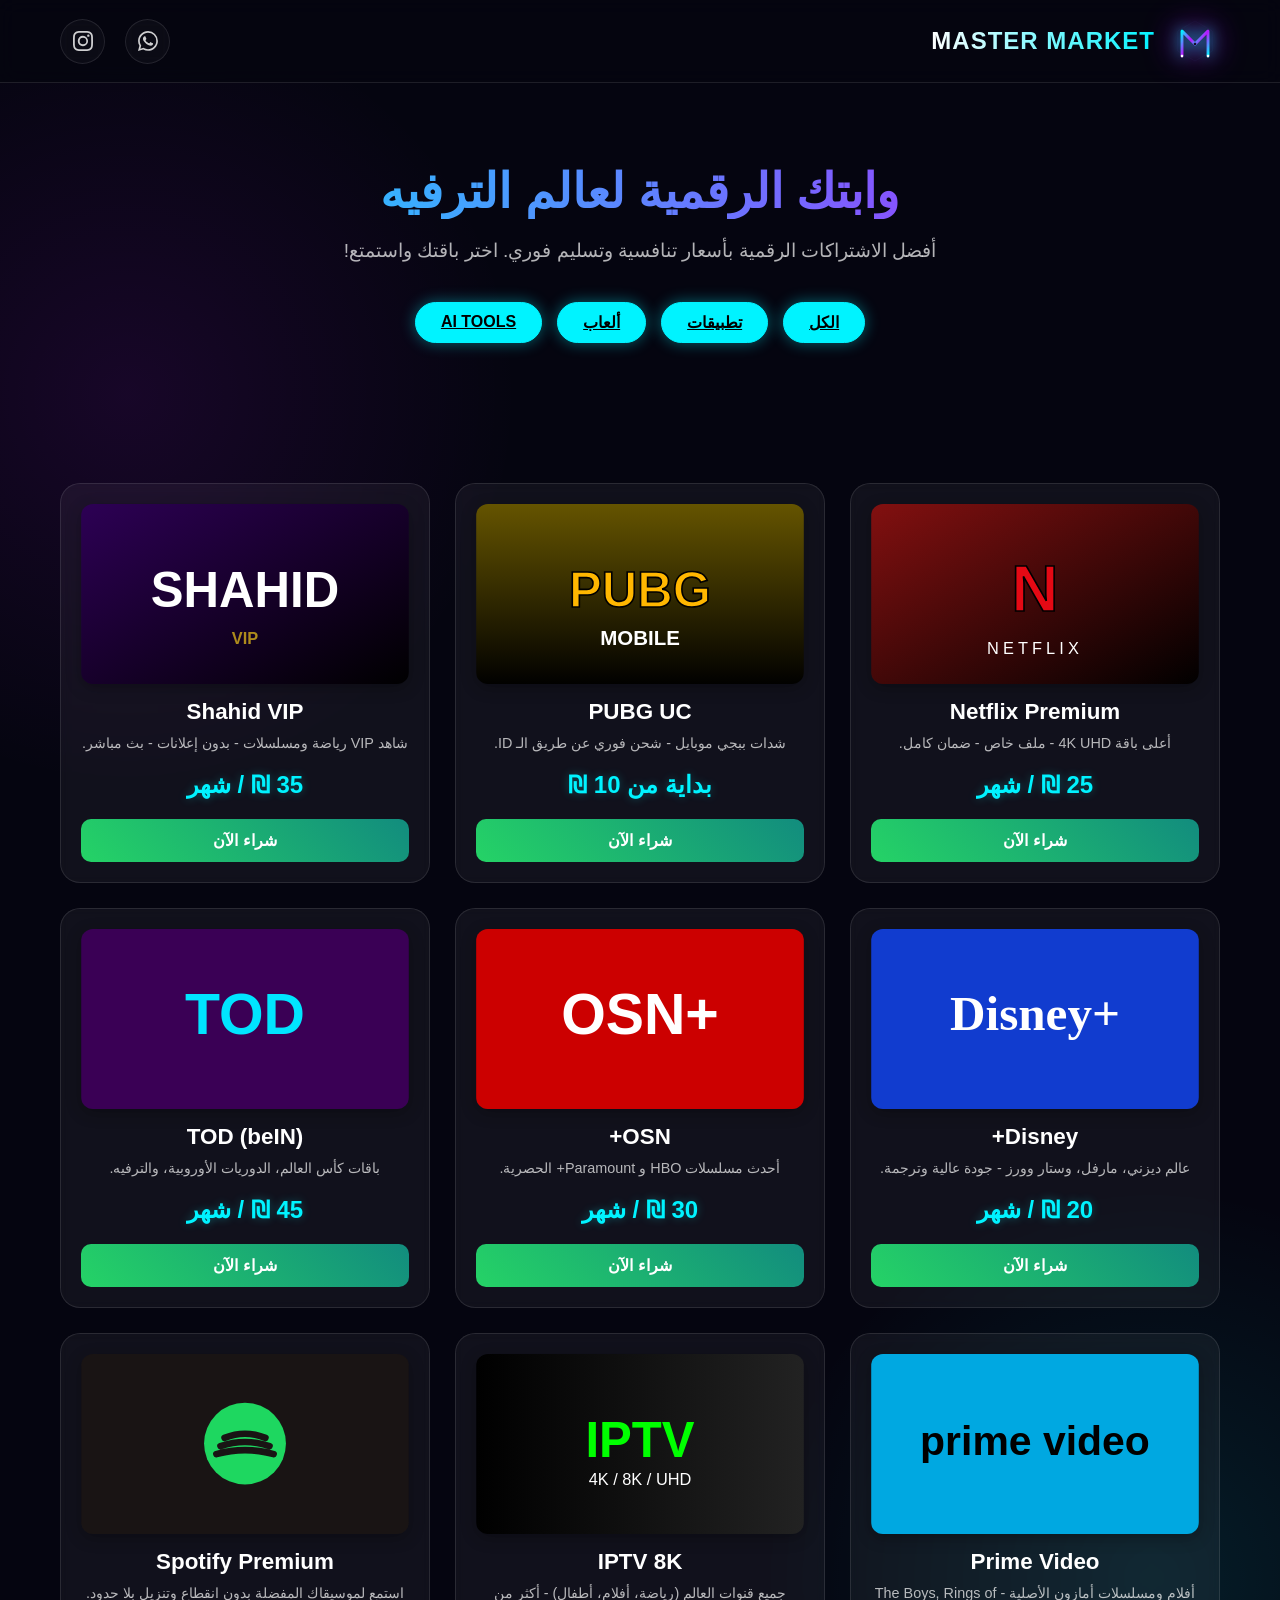
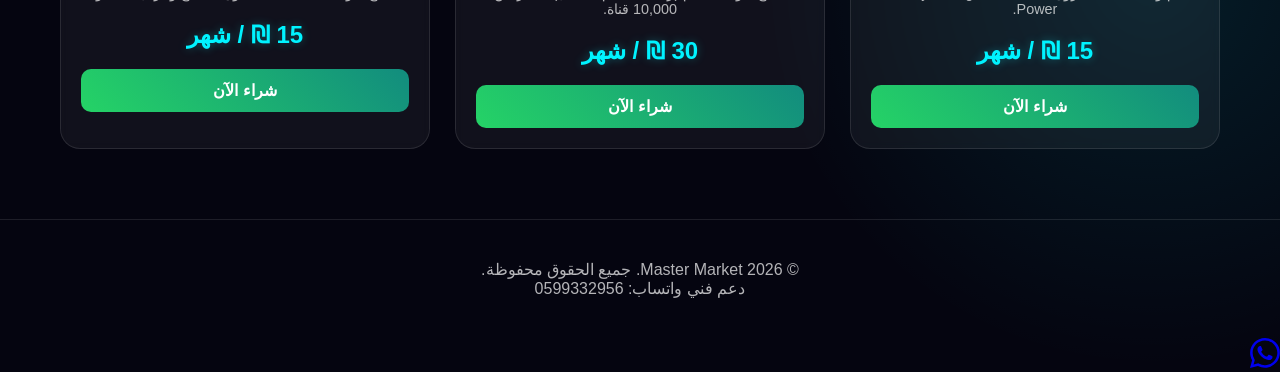
<file: master-market/index.html>
<!DOCTYPE html>
<html lang="ar" dir="rtl">

<head>
    <meta charset="UTF-8">
    <meta name="viewport" content="width=device-width, initial-scale=1.0">
    <title>Master Market - المتجر الرقمي</title>
    <link rel="stylesheet" href="style.css">
</head>

<body>

    <!-- Header -->
    <header>
        <div class="navbar">
            <div class="logo-container">
                <img src="assets/logo.svg" alt="Master Market" class="logo">
                <span class="brand-name">MASTER MARKET</span>
            </div>
            <div class="social-links">
                <a href="https://wa.me/970599332956" target="_blank" class="social-icon whatsapp" title="WhatsApp">
                    <svg width="20" height="20" fill="currentColor" viewBox="0 0 16 16">
                        <path
                            d="M13.601 2.326A7.854 7.854 0 0 0 7.994 0C3.627 0 .068 3.558.064 7.926c0 1.399.366 2.76 1.057 3.965L0 16l4.204-1.102a7.933 7.933 0 0 0 3.79.965h.004c4.368 0 7.926-3.558 7.93-7.93A7.898 7.898 0 0 0 13.6 2.326zM7.994 14.521a6.573 6.573 0 0 1-3.356-.92l-.24-.144-2.494.654.666-2.433-.156-.251a6.56 6.56 0 0 1-1.007-3.505c0-3.626 2.957-6.584 6.591-6.584a6.56 6.56 0 0 1 4.66 1.931 6.557 6.557 0 0 1 1.928 4.66c-.004 3.639-2.961 6.592-6.592 6.592zm3.615-4.934c-.197-.099-1.17-.578-1.353-.646-.182-.065-.315-.099-.445.099-.133.197-.513.646-.627.775-.114.133-.232.148-.43.05-.197-.1-.836-.308-1.592-.985-.59-.525-.985-1.175-1.103-1.372-.114-.198-.011-.304.088-.403.087-.088.197-.232.296-.346.1-.114.133-.198.198-.33.065-.134.034-.248-.015-.347-.05-.099-.445-1.076-.612-1.47-.16-.389-.323-.335-.445-.34-.114-.007-.247-.007-.38-.007a.729.729 0 0 0-.529.247c-.182.198-.691.677-.691 1.654 0 .977.71 1.916.81 2.049.098.133 1.394 2.132 3.383 2.992.47.205.84.326 1.129.418.475.152.904.129 1.246.08.38-.058 1.171-.48 1.338-.943.164-.464.164-.86.114-.943-.049-.084-.182-.133-.38-.232z" />
                    </svg>
                </a>
                <a href="https://www.instagram.com/master_market13?igsh=YWJsd3ZtMHVrbmFy&utm_source=qr" target="_blank"
                    class="social-icon instagram" title="Instagram">
                    <svg width="20" height="20" fill="currentColor" viewBox="0 0 16 16">
                        <path
                            d="M8 0C5.829 0 5.556.01 4.703.048 3.85.088 3.269.222 2.76.42a3.917 3.917 0 0 0-1.417.923A3.927 3.927 0 0 0 .42 2.76C.222 3.268.087 3.85.048 4.7.01 5.555 0 5.827 0 8.001c0 2.172.01 2.444.048 3.297.04.852.174 1.433.372 1.942.205.526.478.972.923 1.417.444.445.89.719 1.416.923.51.198 1.09.333 1.942.372C5.555 15.99 5.827 16 8 16s2.444-.01 3.298-.048c.851-.04 1.434-.174 1.943-.372a3.916 3.916 0 0 0 1.416-.923c.445-.445.718-.891.923-1.417.197-.509.332-1.09.372-1.942C15.99 10.445 16 10.173 16 8s-.01-2.445-.048-3.299c-.04-.851-.175-1.433-.372-1.941a3.926 3.926 0 0 0-.923-1.417A3.911 3.911 0 0 0 13.24.42c-.51-.198-1.092-.333-1.943-.372C10.443.01 10.172 0 7.998 0h.003zm-.717 1.442h.718c2.136 0 2.389.007 3.232.046.78.035 1.204.166 1.486.275.373.145.64.319.92.599.28.28.453.546.598.92.11.281.24.705.275 1.485.039.843.047 1.096.047 3.231s-.008 2.389-.047 3.232c-.035.78-.166 1.203-.275 1.485a2.47 2.47 0 0 1-.599.919c-.28.28-.546.453-.92.598-.281.11-.705.24-1.485.276-.843.038-1.096.047-3.232.047s-2.39-.009-3.232-.047c-.78-.036-1.203-.166-1.485-.276a2.478 2.478 0 0 1-.92-.598 2.48 2.48 0 0 1-.6-.92c-.109-.281-.24-.705-.275-1.485-.038-.843-.046-1.096-.046-3.233 0-2.136.008-2.388.046-3.231.036-.78.166-1.204.276-1.486.145-.373.319-.64.599-.92.28-.28.546-.453.92-.598.282-.11.705-.24 1.485-.276.738-.034 1.024-.044 2.515-.045v.002zm4.988 1.328a.96.96 0 1 0 0 1.92.96.96 0 0 0 0-1.92zm-4.27 1.122a4.109 4.109 0 1 0 0 8.217 4.109 4.109 0 0 0 0-8.217zm0 1.441a2.667 2.667 0 1 1 0 5.334 2.667 2.667 0 0 1 0-5.334z" />
                    </svg>
                </a>
            </div>
        </div>
    </header>

    <!-- Hero Section -->
    <section class="hero">
        <h1>وابتك الرقمية لعالم الترفيه</h1>
        <p>أفضل الاشتراكات الرقمية بأسعار تنافسية وتسليم فوري. اختر باقتك واستمتع!</p>

        <div class="filters">
            <a href="index.html" class="filter-btn active">الكل</a>
            <a href="apps.html" class="filter-btn">تطبيقات</a>
            <a href="games.html" class="filter-btn">ألعاب</a>
            <a href="ai.html" class="filter-btn">AI TOOLS</a>
        </div>
    </section>

    <!-- Products Grid -->
    <div class="container">
        <div class="product-grid">

            <!-- Netflix Card -->
            <div class="product-card card-netflix">
                <img src="assets/netflix.svg" alt="Netflix Premium" class="product-image">
                <h3 class="product-title">Netflix Premium</h3>
                <p class="product-desc">أعلى باقة 4K UHD - ملف خاص - ضمان كامل.</p>
                <span class="price-tag">25 ₪ / شهر</span>
                <a href="https://wa.me/970599332956?text=مرحباً، أريد شراء اشتراك Netflix Premium" class="btn-buy"
                    target="_blank">
                    <span>شراء الآن</span>
                </a>
            </div>

            <!-- PUBG UC (Game) -->
            <div class="product-card card-pubg">
                <img src="assets/pubg.svg" alt="PUBG UC" class="product-image">
                <h3 class="product-title">PUBG UC</h3>
                <p class="product-desc">شدات ببجي موبايل - شحن فوري عن طريق الـ ID.</p>
                <span class="price-tag">بداية من 10 ₪</span>
                <a href="https://wa.me/970599332956?text=مرحباً، أريد شراء شدات PUBG" class="btn-buy" target="_blank">
                    <span>شراء الآن</span>
                </a>
            </div>

            <!-- Shahid VIP -->
            <div class="product-card card-shahid">
                <img src="assets/shahid.svg" alt="Shahid VIP" class="product-image">
                <h3 class="product-title">Shahid VIP</h3>
                <p class="product-desc">شاهد VIP رياضة ومسلسلات - بدون إعلانات - بث مباشر.</p>
                <span class="price-tag">35 ₪ / شهر</span>
                <a href="https://wa.me/970599332956?text=مرحباً، أريد شراء اشتراك Shahid VIP" class="btn-buy"
                    target="_blank">
                    <span>شراء الآن</span>
                </a>
            </div>

            <!-- Disney+ -->
            <div class="product-card card-disney">
                <img src="assets/disney.svg" alt="Disney+" class="product-image">
                <h3 class="product-title">Disney+</h3>
                <p class="product-desc">عالم ديزني، مارفل، وستار وورز - جودة عالية وترجمة.</p>
                <span class="price-tag">20 ₪ / شهر</span>
                <a href="https://wa.me/970599332956?text=مرحباً، أريد شراء اشتراك Disney+" class="btn-buy"
                    target="_blank">
                    <span>شراء الآن</span>
                </a>
            </div>

            <!-- OSN+ -->
            <div class="product-card card-osn">
                <img src="assets/osn.svg" alt="OSN+" class="product-image">
                <h3 class="product-title">OSN+</h3>
                <p class="product-desc">أحدث مسلسلات HBO و Paramount+ الحصرية.</p>
                <span class="price-tag">30 ₪ / شهر</span>
                <a href="https://wa.me/970599332956?text=مرحباً، أريد شراء اشتراك OSN+" class="btn-buy" target="_blank">
                    <span>شراء الآن</span>
                </a>
            </div>

            <!-- TOD -->
            <div class="product-card card-tod">
                <img src="assets/tod.svg" alt="TOD" class="product-image">
                <h3 class="product-title">TOD (beIN)</h3>
                <p class="product-desc">باقات كأس العالم، الدوريات الأوروبية، والترفيه.</p>
                <span class="price-tag">45 ₪ / شهر</span>
                <a href="https://wa.me/970599332956?text=مرحباً، أريد شراء اشتراك TOD" class="btn-buy" target="_blank">
                    <span>شراء الآن</span>
                </a>
            </div>

            <!-- Amazon Prime -->
            <div class="product-card card-prime">
                <img src="assets/prime.svg" alt="Prime Video" class="product-image">
                <h3 class="product-title">Prime Video</h3>
                <p class="product-desc">أفلام ومسلسلات أمازون الأصلية - The Boys, Rings of Power.</p>
                <span class="price-tag">15 ₪ / شهر</span>
                <a href="https://wa.me/970599332956?text=مرحباً، أريد شراء اشتراك Prime Video" class="btn-buy"
                    target="_blank">
                    <span>شراء الآن</span>
                </a>
            </div>

            <!-- IPTV -->
            <div class="product-card card-iptv">
                <img src="assets/iptv.svg" alt="IPTV" class="product-image">
                <h3 class="product-title">IPTV 8K</h3>
                <p class="product-desc">جميع قنوات العالم (رياضة، أفلام، أطفال) - أكثر من 10,000 قناة.</p>
                <span class="price-tag">30 ₪ / شهر</span>
                <a href="https://wa.me/970599332956?text=مرحباً، أريد شراء اشتراك IPTV" class="btn-buy" target="_blank">
                    <span>شراء الآن</span>
                </a>
            </div>

            <!-- Spotify -->
            <div class="product-card card-spotify">
                <img src="assets/spotify.svg" alt="Spotify" class="product-image">
                <h3 class="product-title">Spotify Premium</h3>
                <p class="product-desc">استمع لموسيقاك المفضلة بدون انقطاع وتنزيل بلا حدود.</p>
                <span class="price-tag">15 ₪ / شهر</span>
                <a href="https://wa.me/970599332956?text=مرحباً، أريد شراء اشتراك Spotify" class="btn-buy"
                    target="_blank">
                    <span>شراء الآن</span>
                </a>
            </div>

        </div>
    </div>

    <!-- Footer -->
    <footer>
        &copy; 2026 Master Market. جميع الحقوق محفوظة. <br>
        دعم فني واتساب: 0599332956
    </footer>

    <!-- Floating WhatsApp Button -->
    <a href="https://wa.me/970599332956" class="whatsapp-float" target="_blank" title="تواصل معنا واتساب">
        <svg width="30" height="30" fill="currentColor" viewBox="0 0 16 16">
            <path
                d="M13.601 2.326A7.854 7.854 0 0 0 7.994 0C3.627 0 .068 3.558.064 7.926c0 1.399.366 2.76 1.057 3.965L0 16l4.204-1.102a7.933 7.933 0 0 0 3.79.965h.004c4.368 0 7.926-3.558 7.93-7.93A7.898 7.898 0 0 0 13.6 2.326zM7.994 14.521a6.573 6.573 0 0 1-3.356-.92l-.24-.144-2.494.654.666-2.433-.156-.251a6.56 6.56 0 0 1-1.007-3.505c0-3.626 2.957-6.584 6.591-6.584a6.56 6.56 0 0 1 4.66 1.931 6.557 6.557 0 0 1 1.928 4.66c-.004 3.639-2.961 6.592-6.592 6.592zm3.615-4.934c-.197-.099-1.17-.578-1.353-.646-.182-.065-.315-.099-.445.099-.133.197-.513.646-.627.775-.114.133-.232.148-.43.05-.197-.1-.836-.308-1.592-.985-.59-.525-.985-1.175-1.103-1.372-.114-.198-.011-.304.088-.403.087-.088.197-.232.296-.346.1-.114.133-.198.198-.33.065-.134.034-.248-.015-.347-.05-.099-.445-1.076-.612-1.47-.16-.389-.323-.335-.445-.34-.114-.007-.247-.007-.38-.007a.729.729 0 0 0-.529.247c-.182.198-.691.677-.691 1.654 0 .977.71 1.916.81 2.049.098.133 1.394 2.132 3.383 2.992.47.205.84.326 1.129.418.475.152.904.129 1.246.08.38-.058 1.171-.48 1.338-.943.164-.464.164-.86.114-.943-.049-.084-.182-.133-.38-.232z" />
        </svg>
    </a>

    <script>
        // Scroll Reveal Script
        window.addEventListener('scroll', reveal);
        function reveal() {
            var reveals = document.querySelectorAll('.product-card, .hero h1, .hero p, .filter-btn');
            for (var i = 0; i < reveals.length; i++) {
                var windowheight = window.innerHeight;
                var revealtop = reveals[i].getBoundingClientRect().top;
                var revealpoint = 50;

                if (revealtop < windowheight - revealpoint) {
                    reveals[i].classList.add('active', 'reveal');
                } else {
                    // Optional: remove to re-animate on scroll up
                    // reveals[i].classList.remove('active'); 
                }
            }
        }
        // Trigger once on load
        reveal();
    </script>
</body>

</html>
</file>
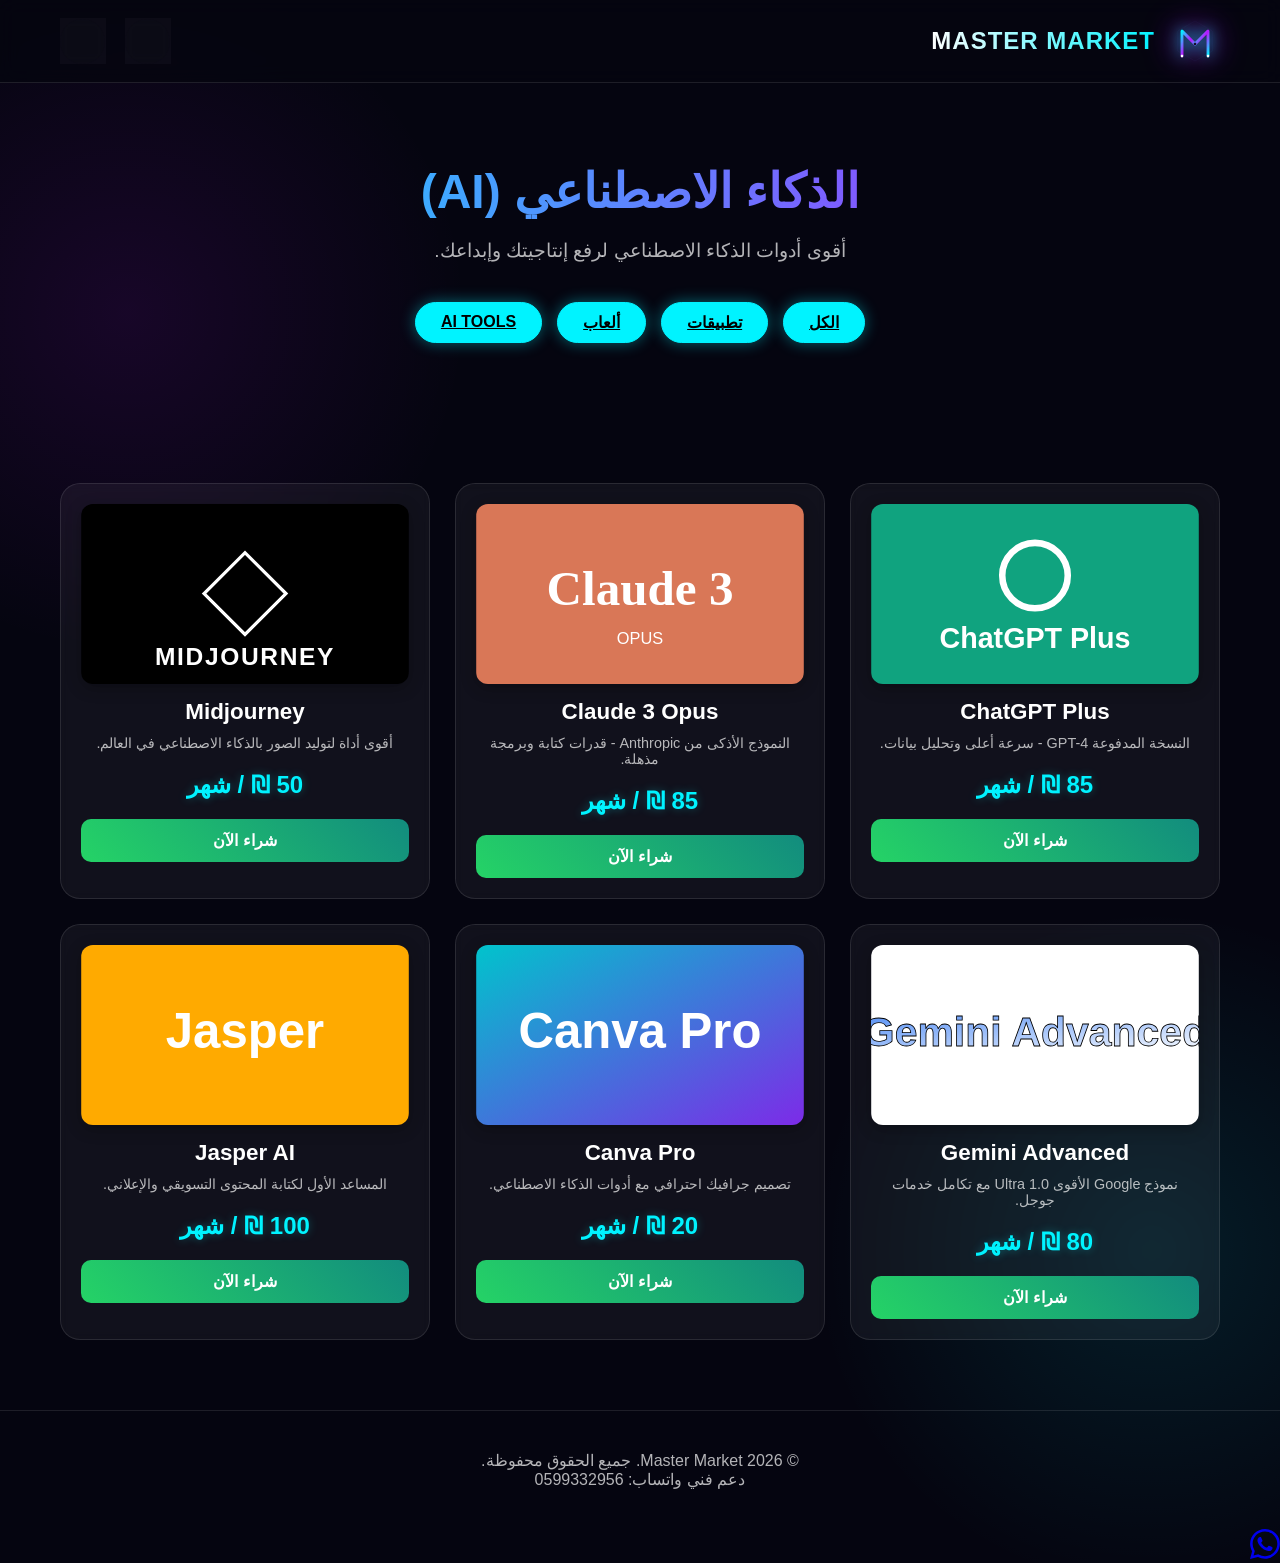
<file: master-market/ai.html>
<!DOCTYPE html>
<html lang="ar" dir="rtl">

<head>
    <meta charset="UTF-8">
    <meta name="viewport" content="width=device-width, initial-scale=1.0">
    <title>Master Market - أدوات الذكاء الاصطناعي</title>
    <link rel="stylesheet" href="style.css">
</head>

<body>

    <!-- Header -->
    <header>
        <div class="navbar">
            <div class="logo-container">
                <img src="assets/logo.svg" alt="Master Market" class="logo">
                <span class="brand-name">MASTER MARKET</span>
            </div>
            <div class="social-links">
                <a href="https://wa.me/970599332956" target="_blank" class="social-icon whatsapp" title="WhatsApp">
                    <svg width="20" height="20" fill="currentColor" viewBox="0 0 16 16">
                        <path
                            d="M13.601 2.326A7.854 7.854 0 0 0 7.994 0C3.627 0 .068 3.558.064 7.926c0 1.399.366 2.76 1.057 3.965L0 16l4.204-1.102a7.933 7.933 0 0 0 3.79.965h.004c4.368 0 7.926-3.558 7.93-7.93A7.898 7.898 0 0 0 13.6 2.326zM7.994 14.521a6.573 6.573 0 0 1-3.356-.92l-.24-.144-2.494.654.666-2.433-.156-.251a6.56 6.56 0 0 1-1.007-3.505c0-3.626 2.957-6.584 6.591-6.584a6.56 6.56 0 0 1 4.66 1.931 6.557 6.557 0 0 1 1.928 4.66c-.004 3.639-2.961 6.592-6.592 6.592zm3.615-4.934c-.197-.099-1.17-.578-1.353-.646-.182-.065-.315-.099-.445.099-.133.197-.513.646-.627.775-.114.133-.232.148-.43.05-.197-.1-.836-.308-1.592-.985-.59-.525-.985-1.175-1.103-1.372-.114-.198-.011-.304.088-.403.087-.088.197-.232.296-.346.1-.114.133-.198.198-.33.065-.134.034-.248-.015-.347-.05-.099-.445-1.076-.612-1.47-.16-.389-.323-.335-.445-.34-.114-.007-.247-.007-.38-.007a.729.729 0 0 0-.529.247c-.182.198-.691.677-.691 1.654 0 .977.71 1.916.81 2.049.098.133 1.394 2.132 3.383 2.992.47.205.84.326 1.129.418.475.152.904.129 1.246.08.38-.058 1.171-.48 1.338-.943.164-.464.164-.86.114-.943-.049-.084-.182-.133-.38-.232z" />
                    </svg>
                </a>
                <a href="https://www.instagram.com/master_market13?igsh=YWJsd3ZtMHVrbmFy&utm_source=qr" target="_blank"
                    class="social-icon instagram" title="Instagram">
                    <svg width="20" height="20" fill="currentColor" viewBox="0 0 16 16">
                        <path
                            d="M8 0C5.829 0 5.556.01 4.703.048 3.85.088 3.269.222 2.76.42a3.917 3.917 0 0 0-1.417.923A3.927 3.927 0 0 0 .42 2.76C.222 3.268.087 3.85.048 4.7.01 5.555 0 5.827 0 8.001c0 2.172.01 2.444.048 3.297.04.852.174 1.433.372 1.942.205.526.478.972.923 1.417.444.445.89.719 1.416.923.51.198 1.09.333 1.942.372C5.555 15.99 5.827 16 8 16s2.444-.01 3.298-.048c.851-.04 1.434-.174 1.943-.372a3.916 3.916 0 0 0 1.416-.923c.445-.445.718-.891.923-1.417.197-.509.332-1.09.372-1.942C15.99 10.445 16 10.173 16 8s-.01-2.445-.048-3.299c-.04-.851-.175-1.433-.372-1.941a3.926 3.926 0 0 0-.923-1.417A3.911 3.911 0 0 0 13.24.42c-.51-.198-1.092-.333-1.943-.372C10.443.01 10.172 0 7.998 0h.003zm-.717 1.442h.718c2.136 0 2.389.007 3.232.046.78.035 1.204.166 1.486.275.373.145.64.319.92.599.28.28.453.546.598.92.11.281.24.705.275 1.485.039.843.047 1.096.047 3.231s-.008 2.389-.047 3.232c-.035.78-.166 1.203-.275 1.485a2.47 2.47 0 0 1-.599.919c-.28.28-.546.453-.92.598-.281.11-.705.24-1.485.276-.843.038-1.096.047-3.232.047s-2.39-.009-3.232-.047c-.78-.036-1.203-.166-1.485-.276a2.478 2.478 0 0 1-.92-.598 2.48 2.48 0 0 1-.6-.92c-.109-.281-.24-.705-.275-1.485-.038-.843-.046-1.096-.046-3.233 0-2.136.008-2.388.046-3.231.036-.78.166-1.204.276-1.486.145-.373.319-.64.599-.92.28-.28.546-.453.92-.598.282-.11.705-.24 1.485-.276.738-.034 1.024-.044 2.515-.045v.002zm4.988 1.328a.96.96 0 1 0 0 1.92.96.96 0 0 0 0-1.92zm-4.27 1.122a4.109 4.109 0 1 0 0 8.217 4.109 4.109 0 0 0 0-8.217zm0 1.441a2.667 2.667 0 1 1 0 5.334 2.667 2.667 0 0 1 0-5.334z" />
                    </svg>
                </a>
            </div>
        </div>
    </header>

    <!-- Hero Section -->
    <section class="hero">
        <h1>الذكاء الاصطناعي (AI)</h1>
        <p>أقوى أدوات الذكاء الاصطناعي لرفع إنتاجيتك وإبداعك.</p>

        <div class="filters">
            <a href="index.html" class="filter-btn">الكل</a>
            <a href="apps.html" class="filter-btn">تطبيقات</a>
            <a href="games.html" class="filter-btn">ألعاب</a>
            <a href="ai.html" class="filter-btn active">AI TOOLS</a>
        </div>
    </section>

    <!-- Products Grid -->
    <div class="container">
        <div class="product-grid">

            <!-- ChatGPT -->
            <div class="product-card">
                <img src="assets/chatgpt.svg" alt="ChatGPT Plus" class="product-image">
                <h3 class="product-title">ChatGPT Plus</h3>
                <p class="product-desc">النسخة المدفوعة GPT-4 - سرعة أعلى وتحليل بيانات.</p>
                <span class="price-tag">85 ₪ / شهر</span>
                <a href="https://wa.me/970599332956?text=مرحباً، أريد شراء اشتراك ChatGPT Plus" class="btn-buy"
                    target="_blank">
                    <span>شراء الآن</span>
                </a>
            </div>

            <!-- Claude -->
            <div class="product-card">
                <img src="assets/claude.svg" alt="Claude 3 Opus" class="product-image">
                <h3 class="product-title">Claude 3 Opus</h3>
                <p class="product-desc">النموذج الأذكى من Anthropic - قدرات كتابة وبرمجة مذهلة.</p>
                <span class="price-tag">85 ₪ / شهر</span>
                <a href="https://wa.me/970599332956?text=مرحباً، أريد شراء اشتراك Claude Opus" class="btn-buy"
                    target="_blank">
                    <span>شراء الآن</span>
                </a>
            </div>

            <!-- Midjourney -->
            <div class="product-card">
                <img src="assets/midjourney.svg" alt="Midjourney" class="product-image">
                <h3 class="product-title">Midjourney</h3>
                <p class="product-desc">أقوى أداة لتوليد الصور بالذكاء الاصطناعي في العالم.</p>
                <span class="price-tag">50 ₪ / شهر</span>
                <a href="https://wa.me/970599332956?text=مرحباً، أريد شراء اشتراك Midjourney" class="btn-buy"
                    target="_blank">
                    <span>شراء الآن</span>
                </a>
            </div>

            <!-- Gemini Advanced -->
            <div class="product-card">
                <img src="assets/gemini.svg" alt="Gemini Advanced" class="product-image">
                <h3 class="product-title">Gemini Advanced</h3>
                <p class="product-desc">نموذج Google الأقوى Ultra 1.0 مع تكامل خدمات جوجل.</p>
                <span class="price-tag">80 ₪ / شهر</span>
                <a href="https://wa.me/970599332956?text=مرحباً، أريد شراء اشتراك Gemini Advanced" class="btn-buy"
                    target="_blank">
                    <span>شراء الآن</span>
                </a>
            </div>

            <!-- Canva Pro -->
            <div class="product-card">
                <img src="assets/canva.svg" alt="Canva Pro" class="product-image">
                <h3 class="product-title">Canva Pro</h3>
                <p class="product-desc">تصميم جرافيك احترافي مع أدوات الذكاء الاصطناعي.</p>
                <span class="price-tag">20 ₪ / شهر</span>
                <a href="https://wa.me/970599332956?text=مرحباً، أريد شراء اشتراك Canva Pro" class="btn-buy"
                    target="_blank">
                    <span>شراء الآن</span>
                </a>
            </div>

            <!-- Jasper -->
            <div class="product-card">
                <img src="assets/jasper.svg" alt="Jasper AI" class="product-image">
                <h3 class="product-title">Jasper AI</h3>
                <p class="product-desc">المساعد الأول لكتابة المحتوى التسويقي والإعلاني.</p>
                <span class="price-tag">100 ₪ / شهر</span>
                <a href="https://wa.me/970599332956?text=مرحباً، أريد شراء اشتراك Jasper AI" class="btn-buy"
                    target="_blank">
                    <span>شراء الآن</span>
                </a>
            </div>

        </div>
    </div>

    <!-- Footer -->
    <footer>
        &copy; 2026 Master Market. جميع الحقوق محفوظة. <br>
        دعم فني واتساب: 0599332956
    </footer>

    <!-- Floating WhatsApp Button -->
    <a href="https://wa.me/970599332956" class="whatsapp-float" target="_blank" title="تواصل معنا واتساب">
        <svg width="30" height="30" fill="currentColor" viewBox="0 0 16 16">
            <path
                d="M13.601 2.326A7.854 7.854 0 0 0 7.994 0C3.627 0 .068 3.558.064 7.926c0 1.399.366 2.76 1.057 3.965L0 16l4.204-1.102a7.933 7.933 0 0 0 3.79.965h.004c4.368 0 7.926-3.558 7.93-7.93A7.898 7.898 0 0 0 13.6 2.326zM7.994 14.521a6.573 6.573 0 0 1-3.356-.92l-.24-.144-2.494.654.666-2.433-.156-.251a6.56 6.56 0 0 1-1.007-3.505c0-3.626 2.957-6.584 6.591-6.584a6.56 6.56 0 0 1 4.66 1.931 6.557 6.557 0 0 1 1.928 4.66c-.004 3.639-2.961 6.592-6.592 6.592zm3.615-4.934c-.197-.099-1.17-.578-1.353-.646-.182-.065-.315-.099-.445.099-.133.197-.513.646-.627.775-.114.133-.232.148-.43.05-.197-.1-.836-.308-1.592-.985-.59-.525-.985-1.175-1.103-1.372-.114-.198-.011-.304.088-.403.087-.088.197-.232.296-.346.1-.114.133-.198.198-.33.065-.134.034-.248-.015-.347-.05-.099-.445-1.076-.612-1.47-.16-.389-.323-.335-.445-.34-.114-.007-.247-.007-.38-.007a.729.729 0 0 0-.529.247c-.182.198-.691.677-.691 1.654 0 .977.71 1.916.81 2.049.098.133 1.394 2.132 3.383 2.992.47.205.84.326 1.129.418.475.152.904.129 1.246.08.38-.058 1.171-.48 1.338-.943.164-.464.164-.86.114-.943-.049-.084-.182-.133-.38-.232z" />
        </svg>
    </a>

    <script>
        // Scroll Reveal Script
        window.addEventListener('scroll', reveal);
        function reveal() {
            var reveals = document.querySelectorAll('.product-card, .hero h1, .hero p, .filter-btn');
            for (var i = 0; i < reveals.length; i++) {
                var windowheight = window.innerHeight;
                var revealtop = reveals[i].getBoundingClientRect().top;
                var revealpoint = 50;
                if (revealtop < windowheight - revealpoint) {
                    reveals[i].classList.add('active', 'reveal');
                }
            }
        }
        reveal();
    </script>
</body>

</html>
</file>
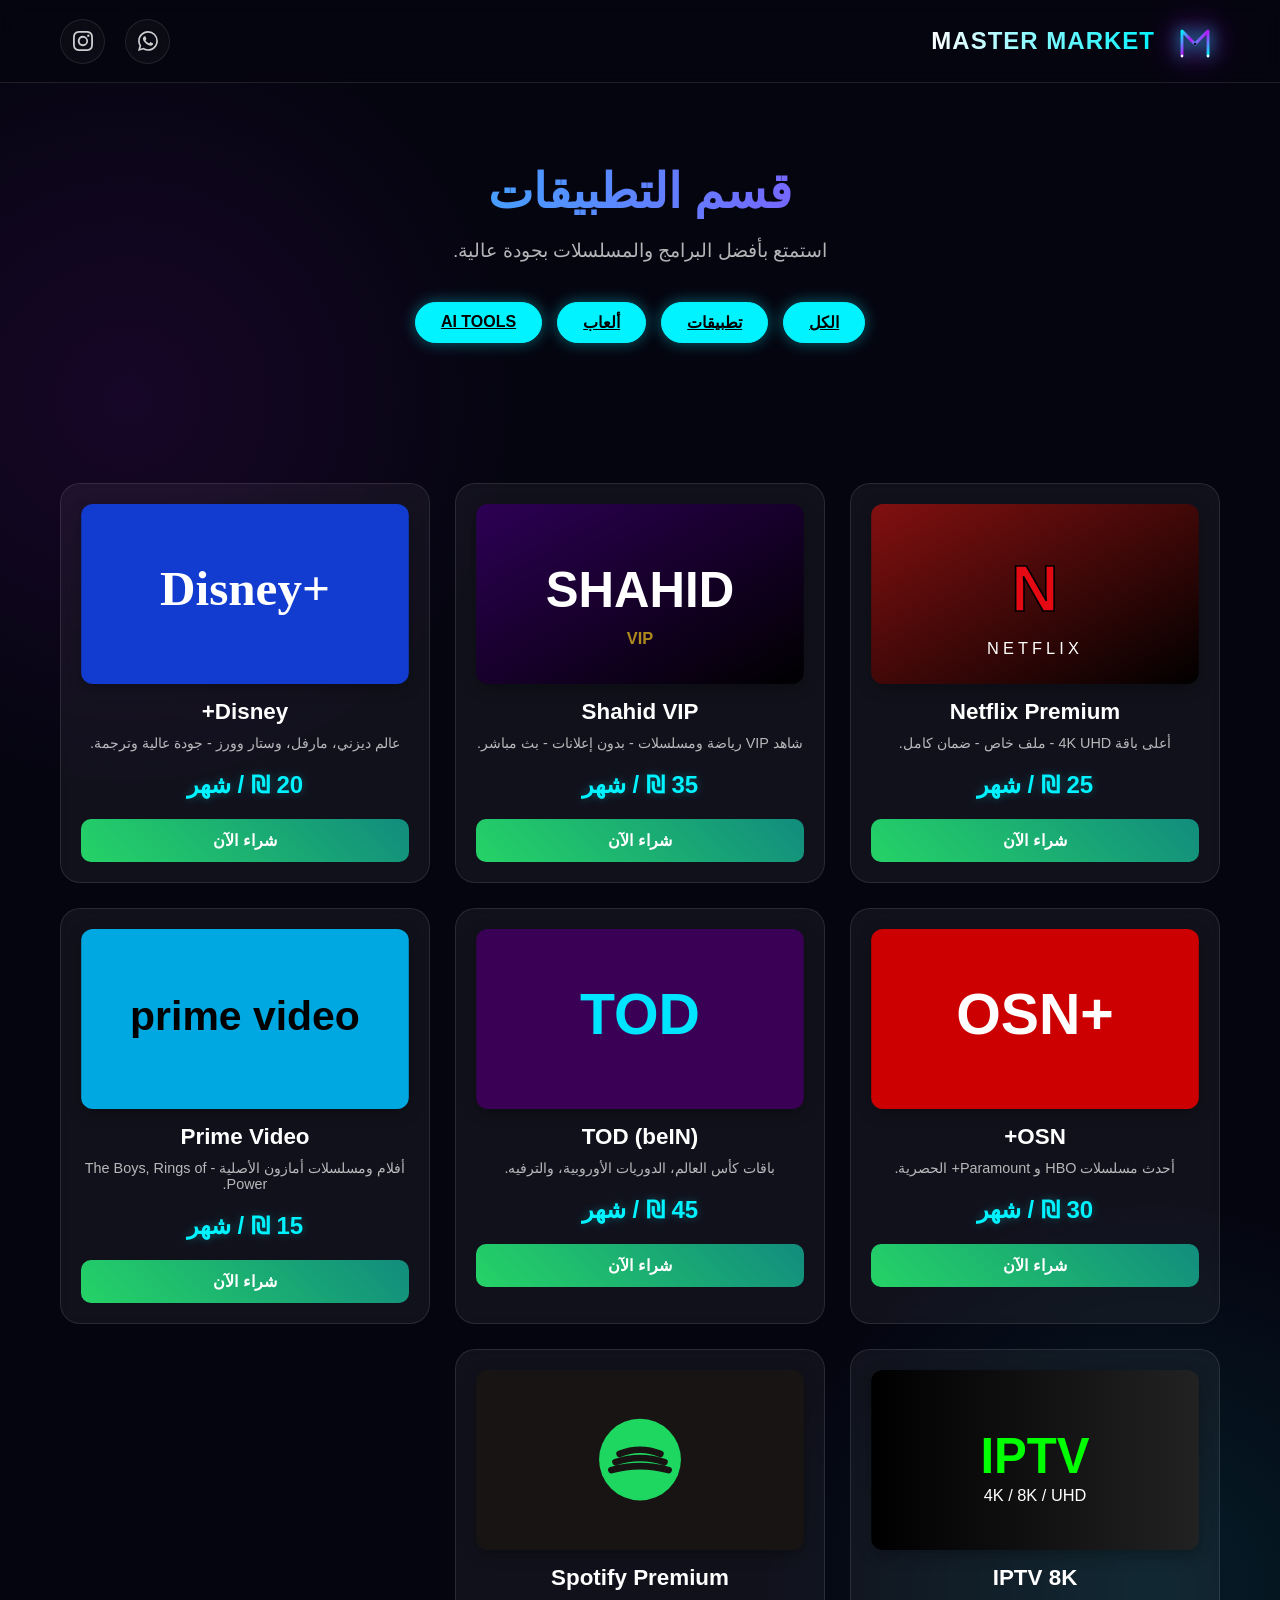
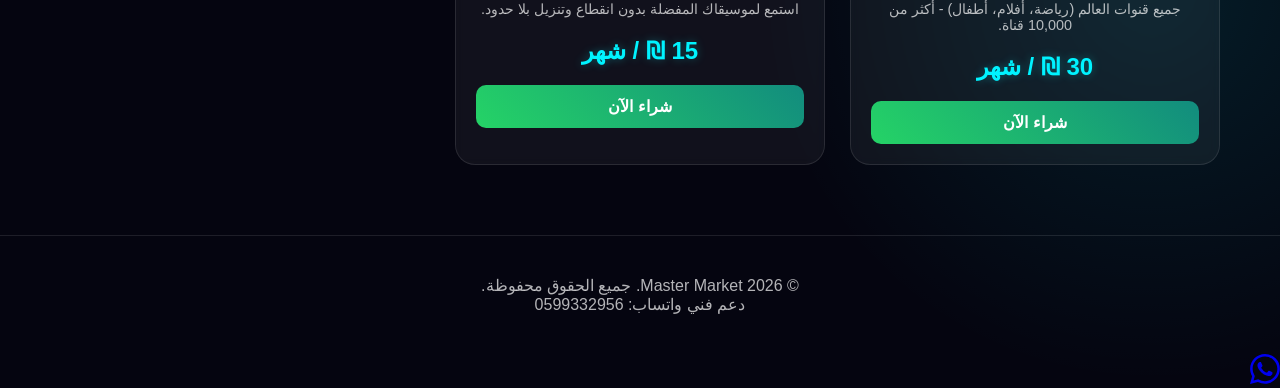
<file: master-market/apps.html>
<!DOCTYPE html>
<html lang="ar" dir="rtl">

<head>
    <meta charset="UTF-8">
    <meta name="viewport" content="width=device-width, initial-scale=1.0">
    <title>Master Market - التطبيقات</title>
    <link rel="stylesheet" href="style.css">
</head>

<body>

    <!-- Header -->
    <header>
        <div class="navbar">
            <div class="logo-container">
                <img src="assets/logo.svg" alt="Master Market" class="logo">
                <span class="brand-name">MASTER MARKET</span>
            </div>
            <div class="social-links">
                <a href="https://wa.me/970599332956" target="_blank" class="social-icon whatsapp" title="WhatsApp">
                    <svg width="20" height="20" fill="currentColor" viewBox="0 0 16 16">
                        <path
                            d="M13.601 2.326A7.854 7.854 0 0 0 7.994 0C3.627 0 .068 3.558.064 7.926c0 1.399.366 2.76 1.057 3.965L0 16l4.204-1.102a7.933 7.933 0 0 0 3.79.965h.004c4.368 0 7.926-3.558 7.93-7.93A7.898 7.898 0 0 0 13.6 2.326zM7.994 14.521a6.573 6.573 0 0 1-3.356-.92l-.24-.144-2.494.654.666-2.433-.156-.251a6.56 6.56 0 0 1-1.007-3.505c0-3.626 2.957-6.584 6.591-6.584a6.56 6.56 0 0 1 4.66 1.931 6.557 6.557 0 0 1 1.928 4.66c-.004 3.639-2.961 6.592-6.592 6.592zm3.615-4.934c-.197-.099-1.17-.578-1.353-.646-.182-.065-.315-.099-.445.099-.133.197-.513.646-.627.775-.114.133-.232.148-.43.05-.197-.1-.836-.308-1.592-.985-.59-.525-.985-1.175-1.103-1.372-.114-.198-.011-.304.088-.403.087-.088.197-.232.296-.346.1-.114.133-.198.198-.33.065-.134.034-.248-.015-.347-.05-.099-.445-1.076-.612-1.47-.16-.389-.323-.335-.445-.34-.114-.007-.247-.007-.38-.007a.729.729 0 0 0-.529.247c-.182.198-.691.677-.691 1.654 0 .977.71 1.916.81 2.049.098.133 1.394 2.132 3.383 2.992.47.205.84.326 1.129.418.475.152.904.129 1.246.08.38-.058 1.171-.48 1.338-.943.164-.464.164-.86.114-.943-.049-.084-.182-.133-.38-.232z" />
                    </svg>
                </a>
                <a href="https://www.instagram.com/master_market13?igsh=YWJsd3ZtMHVrbmFy&utm_source=qr" target="_blank"
                    class="social-icon instagram" title="Instagram">
                    <svg width="20" height="20" fill="currentColor" viewBox="0 0 16 16">
                        <path
                            d="M8 0C5.829 0 5.556.01 4.703.048 3.85.088 3.269.222 2.76.42a3.917 3.917 0 0 0-1.417.923A3.927 3.927 0 0 0 .42 2.76C.222 3.268.087 3.85.048 4.7.01 5.555 0 5.827 0 8.001c0 2.172.01 2.444.048 3.297.04.852.174 1.433.372 1.942.205.526.478.972.923 1.417.444.445.89.719 1.416.923.51.198 1.09.333 1.942.372C5.555 15.99 5.827 16 8 16s2.444-.01 3.298-.048c.851-.04 1.434-.174 1.943-.372a3.916 3.916 0 0 0 1.416-.923c.445-.445.718-.891.923-1.417.197-.509.332-1.09.372-1.942C15.99 10.445 16 10.173 16 8s-.01-2.445-.048-3.299c-.04-.851-.175-1.433-.372-1.941a3.926 3.926 0 0 0-.923-1.417A3.911 3.911 0 0 0 13.24.42c-.51-.198-1.092-.333-1.943-.372C10.443.01 10.172 0 7.998 0h.003zm-.717 1.442h.718c2.136 0 2.389.007 3.232.046.78.035 1.204.166 1.486.275.373.145.64.319.92.599.28.28.453.546.598.92.11.281.24.705.275 1.485.039.843.047 1.096.047 3.231s-.008 2.389-.047 3.232c-.035.78-.166 1.203-.275 1.485a2.47 2.47 0 0 1-.599.919c-.28.28-.546.453-.92.598-.281.11-.705.24-1.485.276-.843.038-1.096.047-3.232.047s-2.39-.009-3.232-.047c-.78-.036-1.203-.166-1.485-.276a2.478 2.478 0 0 1-.92-.598 2.48 2.48 0 0 1-.6-.92c-.109-.281-.24-.705-.275-1.485-.038-.843-.046-1.096-.046-3.233 0-2.136.008-2.388.046-3.231.036-.78.166-1.204.276-1.486.145-.373.319-.64.599-.92.28-.28.546-.453.92-.598.282-.11.705-.24 1.485-.276.738-.034 1.024-.044 2.515-.045v.002zm4.988 1.328a.96.96 0 1 0 0 1.92.96.96 0 0 0 0-1.92zm-4.27 1.122a4.109 4.109 0 1 0 0 8.217 4.109 4.109 0 0 0 0-8.217zm0 1.441a2.667 2.667 0 1 1 0 5.334 2.667 2.667 0 0 1 0-5.334z" />
                    </svg>
                </a>
            </div>
        </div>
    </header>

    <!-- Hero Section -->
    <section class="hero">
        <h1>قسم التطبيقات</h1>
        <p>استمتع بأفضل البرامج والمسلسلات بجودة عالية.</p>

        <div class="filters">
            <a href="index.html" class="filter-btn">الكل</a>
            <a href="apps.html" class="filter-btn active">تطبيقات</a>
            <a href="games.html" class="filter-btn">ألعاب</a>
            <a href="ai.html" class="filter-btn">AI TOOLS</a>
        </div>
    </section>

    <!-- Products Grid -->
    <div class="container">
        <div class="product-grid">

            <!-- Netflix Card -->
            <div class="product-card card-netflix">
                <img src="assets/netflix.svg" alt="Netflix Premium" class="product-image">
                <h3 class="product-title">Netflix Premium</h3>
                <p class="product-desc">أعلى باقة 4K UHD - ملف خاص - ضمان كامل.</p>
                <span class="price-tag">25 ₪ / شهر</span>
                <a href="https://wa.me/970599332956?text=مرحباً، أريد شراء اشتراك Netflix Premium" class="btn-buy"
                    target="_blank">
                    <span>شراء الآن</span>
                </a>
            </div>

            <!-- Shahid VIP -->
            <div class="product-card card-shahid">
                <img src="assets/shahid.svg" alt="Shahid VIP" class="product-image">
                <h3 class="product-title">Shahid VIP</h3>
                <p class="product-desc">شاهد VIP رياضة ومسلسلات - بدون إعلانات - بث مباشر.</p>
                <span class="price-tag">35 ₪ / شهر</span>
                <a href="https://wa.me/970599332956?text=مرحباً، أريد شراء اشتراك Shahid VIP" class="btn-buy"
                    target="_blank">
                    <span>شراء الآن</span>
                </a>
            </div>

            <!-- Disney+ -->
            <div class="product-card card-disney">
                <img src="assets/disney.svg" alt="Disney+" class="product-image">
                <h3 class="product-title">Disney+</h3>
                <p class="product-desc">عالم ديزني، مارفل، وستار وورز - جودة عالية وترجمة.</p>
                <span class="price-tag">20 ₪ / شهر</span>
                <a href="https://wa.me/970599332956?text=مرحباً، أريد شراء اشتراك Disney+" class="btn-buy"
                    target="_blank">
                    <span>شراء الآن</span>
                </a>
            </div>

            <!-- OSN+ -->
            <div class="product-card card-osn">
                <img src="assets/osn.svg" alt="OSN+" class="product-image">
                <h3 class="product-title">OSN+</h3>
                <p class="product-desc">أحدث مسلسلات HBO و Paramount+ الحصرية.</p>
                <span class="price-tag">30 ₪ / شهر</span>
                <a href="https://wa.me/970599332956?text=مرحباً، أريد شراء اشتراك OSN+" class="btn-buy" target="_blank">
                    <span>شراء الآن</span>
                </a>
            </div>

            <!-- TOD -->
            <div class="product-card card-tod">
                <img src="assets/tod.svg" alt="TOD" class="product-image">
                <h3 class="product-title">TOD (beIN)</h3>
                <p class="product-desc">باقات كأس العالم، الدوريات الأوروبية، والترفيه.</p>
                <span class="price-tag">45 ₪ / شهر</span>
                <a href="https://wa.me/970599332956?text=مرحباً، أريد شراء اشتراك TOD" class="btn-buy" target="_blank">
                    <span>شراء الآن</span>
                </a>
            </div>

            <!-- Amazon Prime -->
            <div class="product-card card-prime">
                <img src="assets/prime.svg" alt="Prime Video" class="product-image">
                <h3 class="product-title">Prime Video</h3>
                <p class="product-desc">أفلام ومسلسلات أمازون الأصلية - The Boys, Rings of Power.</p>
                <span class="price-tag">15 ₪ / شهر</span>
                <a href="https://wa.me/970599332956?text=مرحباً، أريد شراء اشتراك Prime Video" class="btn-buy"
                    target="_blank">
                    <span>شراء الآن</span>
                </a>
            </div>

            <!-- IPTV -->
            <div class="product-card card-iptv">
                <img src="assets/iptv.svg" alt="IPTV" class="product-image">
                <h3 class="product-title">IPTV 8K</h3>
                <p class="product-desc">جميع قنوات العالم (رياضة، أفلام، أطفال) - أكثر من 10,000 قناة.</p>
                <span class="price-tag">30 ₪ / شهر</span>
                <a href="https://wa.me/970599332956?text=مرحباً، أريد شراء اشتراك IPTV" class="btn-buy" target="_blank">
                    <span>شراء الآن</span>
                </a>
            </div>

            <!-- Spotify -->
            <div class="product-card card-spotify">
                <img src="assets/spotify.svg" alt="Spotify" class="product-image">
                <h3 class="product-title">Spotify Premium</h3>
                <p class="product-desc">استمع لموسيقاك المفضلة بدون انقطاع وتنزيل بلا حدود.</p>
                <span class="price-tag">15 ₪ / شهر</span>
                <a href="https://wa.me/970599332956?text=مرحباً، أريد شراء اشتراك Spotify" class="btn-buy"
                    target="_blank">
                    <span>شراء الآن</span>
                </a>
            </div>

        </div>
    </div>

    <!-- Footer -->
    <footer>
        &copy; 2026 Master Market. جميع الحقوق محفوظة. <br>
        دعم فني واتساب: 0599332956
    </footer>

    <!-- Floating WhatsApp Button -->
    <a href="https://wa.me/970599332956" class="whatsapp-float" target="_blank" title="تواصل معنا واتساب">
        <svg width="30" height="30" fill="currentColor" viewBox="0 0 16 16">
            <path
                d="M13.601 2.326A7.854 7.854 0 0 0 7.994 0C3.627 0 .068 3.558.064 7.926c0 1.399.366 2.76 1.057 3.965L0 16l4.204-1.102a7.933 7.933 0 0 0 3.79.965h.004c4.368 0 7.926-3.558 7.93-7.93A7.898 7.898 0 0 0 13.6 2.326zM7.994 14.521a6.573 6.573 0 0 1-3.356-.92l-.24-.144-2.494.654.666-2.433-.156-.251a6.56 6.56 0 0 1-1.007-3.505c0-3.626 2.957-6.584 6.591-6.584a6.56 6.56 0 0 1 4.66 1.931 6.557 6.557 0 0 1 1.928 4.66c-.004 3.639-2.961 6.592-6.592 6.592zm3.615-4.934c-.197-.099-1.17-.578-1.353-.646-.182-.065-.315-.099-.445.099-.133.197-.513.646-.627.775-.114.133-.232.148-.43.05-.197-.1-.836-.308-1.592-.985-.59-.525-.985-1.175-1.103-1.372-.114-.198-.011-.304.088-.403.087-.088.197-.232.296-.346.1-.114.133-.198.198-.33.065-.134.034-.248-.015-.347-.05-.099-.445-1.076-.612-1.47-.16-.389-.323-.335-.445-.34-.114-.007-.247-.007-.38-.007a.729.729 0 0 0-.529.247c-.182.198-.691.677-.691 1.654 0 .977.71 1.916.81 2.049.098.133 1.394 2.132 3.383 2.992.47.205.84.326 1.129.418.475.152.904.129 1.246.08.38-.058 1.171-.48 1.338-.943.164-.464.164-.86.114-.943-.049-.084-.182-.133-.38-.232z" />
        </svg>
    </a>

    <script>
        // Scroll Reveal Script
        window.addEventListener('scroll', reveal);
        function reveal() {
            var reveals = document.querySelectorAll('.product-card, .hero h1, .hero p, .filter-btn');
            for (var i = 0; i < reveals.length; i++) {
                var windowheight = window.innerHeight;
                var revealtop = reveals[i].getBoundingClientRect().top;
                var revealpoint = 50;
                if (revealtop < windowheight - revealpoint) {
                    reveals[i].classList.add('active', 'reveal');
                }
            }
        }
        reveal();
    </script>
</body>

</html>
</file>
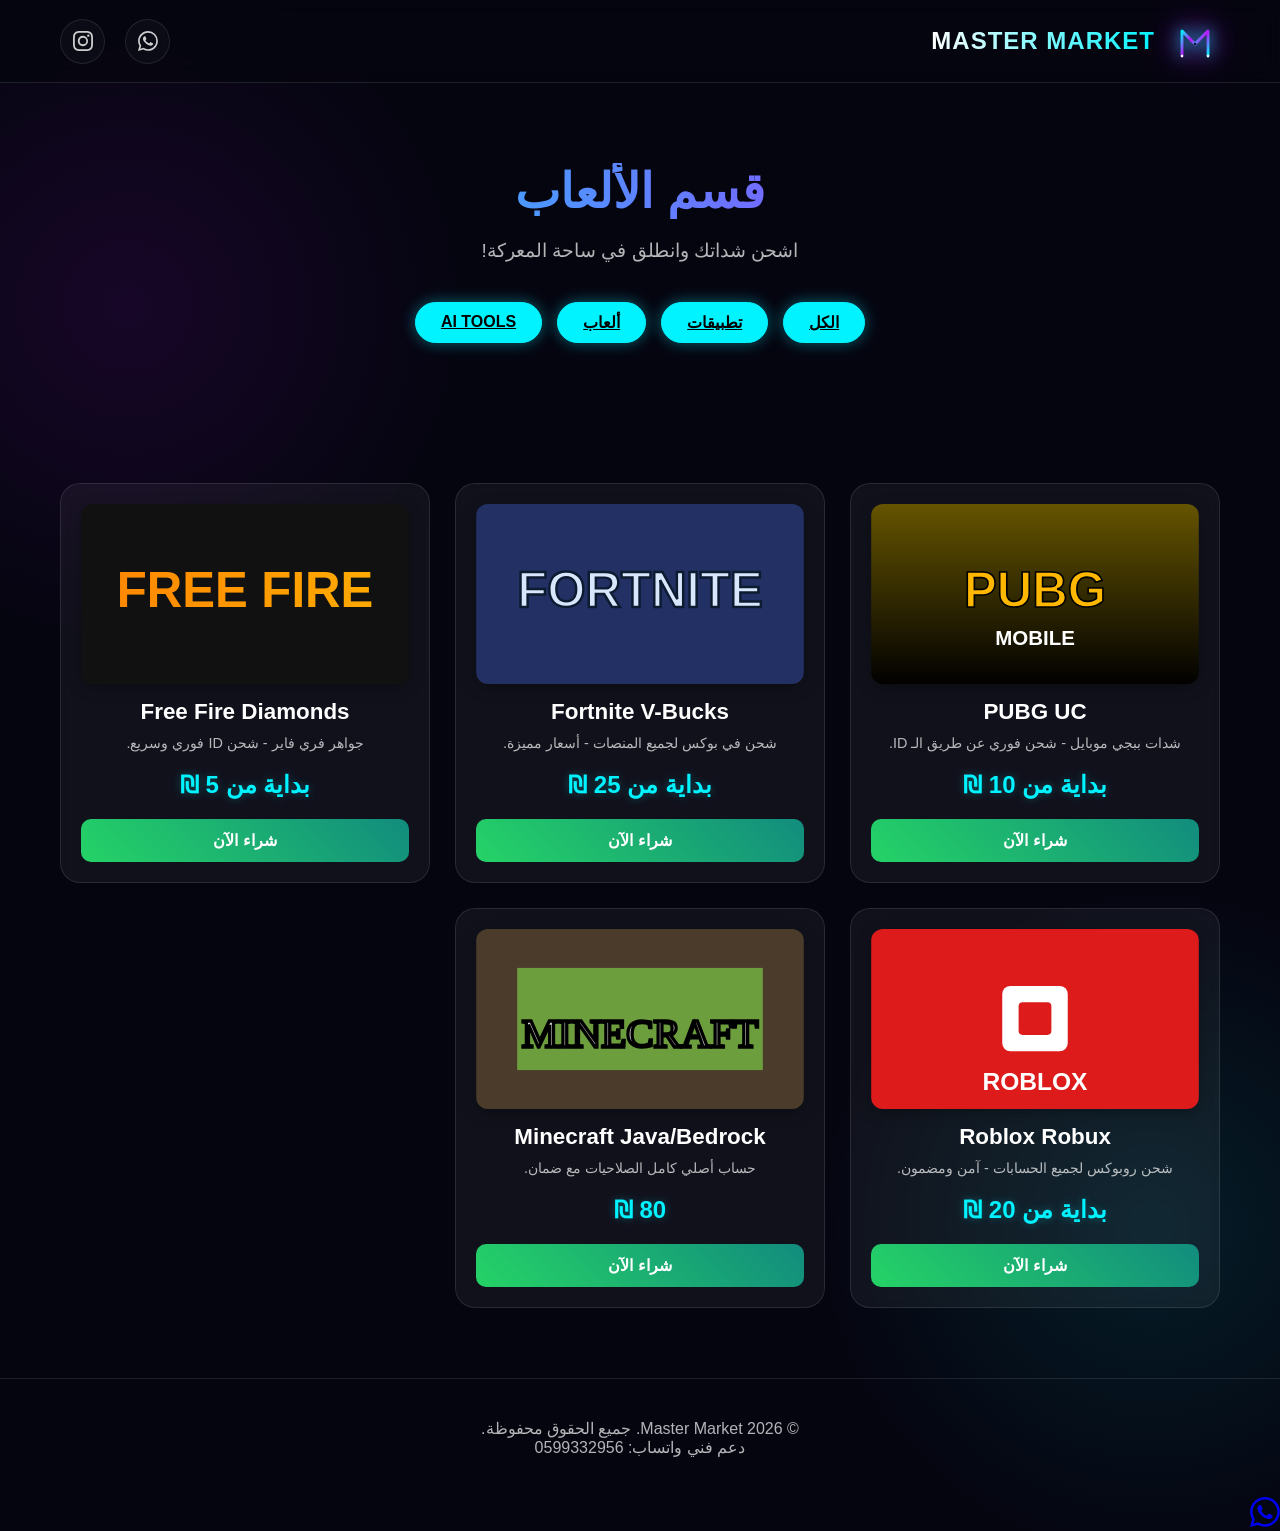
<file: master-market/games.html>
<!DOCTYPE html>
<html lang="ar" dir="rtl">

<head>
    <meta charset="UTF-8">
    <meta name="viewport" content="width=device-width, initial-scale=1.0">
    <title>Master Market - الألعاب</title>
    <link rel="stylesheet" href="style.css">
</head>

<body>

    <!-- Header -->
    <header>
        <div class="navbar">
            <div class="logo-container">
                <img src="assets/logo.svg" alt="Master Market" class="logo">
                <span class="brand-name">MASTER MARKET</span>
            </div>
            <div class="social-links">
                <a href="https://wa.me/970599332956" target="_blank" class="social-icon whatsapp" title="WhatsApp">
                    <svg width="20" height="20" fill="currentColor" viewBox="0 0 16 16">
                        <path
                            d="M13.601 2.326A7.854 7.854 0 0 0 7.994 0C3.627 0 .068 3.558.064 7.926c0 1.399.366 2.76 1.057 3.965L0 16l4.204-1.102a7.933 7.933 0 0 0 3.79.965h.004c4.368 0 7.926-3.558 7.93-7.93A7.898 7.898 0 0 0 13.6 2.326zM7.994 14.521a6.573 6.573 0 0 1-3.356-.92l-.24-.144-2.494.654.666-2.433-.156-.251a6.56 6.56 0 0 1-1.007-3.505c0-3.626 2.957-6.584 6.591-6.584a6.56 6.56 0 0 1 4.66 1.931 6.557 6.557 0 0 1 1.928 4.66c-.004 3.639-2.961 6.592-6.592 6.592zm3.615-4.934c-.197-.099-1.17-.578-1.353-.646-.182-.065-.315-.099-.445.099-.133.197-.513.646-.627.775-.114.133-.232.148-.43.05-.197-.1-.836-.308-1.592-.985-.59-.525-.985-1.175-1.103-1.372-.114-.198-.011-.304.088-.403.087-.088.197-.232.296-.346.1-.114.133-.198.198-.33.065-.134.034-.248-.015-.347-.05-.099-.445-1.076-.612-1.47-.16-.389-.323-.335-.445-.34-.114-.007-.247-.007-.38-.007a.729.729 0 0 0-.529.247c-.182.198-.691.677-.691 1.654 0 .977.71 1.916.81 2.049.098.133 1.394 2.132 3.383 2.992.47.205.84.326 1.129.418.475.152.904.129 1.246.08.38-.058 1.171-.48 1.338-.943.164-.464.164-.86.114-.943-.049-.084-.182-.133-.38-.232z" />
                    </svg>
                </a>
                <a href="https://www.instagram.com/master_market13?igsh=YWJsd3ZtMHVrbmFy&utm_source=qr" target="_blank"
                    class="social-icon instagram" title="Instagram">
                    <svg width="20" height="20" fill="currentColor" viewBox="0 0 16 16">
                        <path
                            d="M8 0C5.829 0 5.556.01 4.703.048 3.85.088 3.269.222 2.76.42a3.917 3.917 0 0 0-1.417.923A3.927 3.927 0 0 0 .42 2.76C.222 3.268.087 3.85.048 4.7.01 5.555 0 5.827 0 8.001c0 2.172.01 2.444.048 3.297.04.852.174 1.433.372 1.942.205.526.478.972.923 1.417.444.445.89.719 1.416.923.51.198 1.09.333 1.942.372C5.555 15.99 5.827 16 8 16s2.444-.01 3.298-.048c.851-.04 1.434-.174 1.943-.372a3.916 3.916 0 0 0 1.416-.923c.445-.445.718-.891.923-1.417.197-.509.332-1.09.372-1.942C15.99 10.445 16 10.173 16 8s-.01-2.445-.048-3.299c-.04-.851-.175-1.433-.372-1.941a3.926 3.926 0 0 0-.923-1.417A3.911 3.911 0 0 0 13.24.42c-.51-.198-1.092-.333-1.943-.372C10.443.01 10.172 0 7.998 0h.003zm-.717 1.442h.718c2.136 0 2.389.007 3.232.046.78.035 1.204.166 1.486.275.373.145.64.319.92.599.28.28.453.546.598.92.11.281.24.705.275 1.485.039.843.047 1.096.047 3.231s-.008 2.389-.047 3.232c-.035.78-.166 1.203-.275 1.485a2.47 2.47 0 0 1-.599.919c-.28.28-.546.453-.92.598-.281.11-.705.24-1.485.276-.843.038-1.096.047-3.232.047s-2.39-.009-3.232-.047c-.78-.036-1.203-.166-1.485-.276a2.478 2.478 0 0 1-.92-.598 2.48 2.48 0 0 1-.6-.92c-.109-.281-.24-.705-.275-1.485-.038-.843-.046-1.096-.046-3.233 0-2.136.008-2.388.046-3.231.036-.78.166-1.204.276-1.486.145-.373.319-.64.599-.92.28-.28.546-.453.92-.598.282-.11.705-.24 1.485-.276.738-.034 1.024-.044 2.515-.045v.002zm4.988 1.328a.96.96 0 1 0 0 1.92.96.96 0 0 0 0-1.92zm-4.27 1.122a4.109 4.109 0 1 0 0 8.217 4.109 4.109 0 0 0 0-8.217zm0 1.441a2.667 2.667 0 1 1 0 5.334 2.667 2.667 0 0 1 0-5.334z" />
                    </svg>
                </a>
            </div>
        </div>
    </header>

    <!-- Hero Section -->
    <section class="hero">
        <h1>قسم الألعاب</h1>
        <p>اشحن شداتك وانطلق في ساحة المعركة!</p>

        <div class="filters">
            <a href="index.html" class="filter-btn">الكل</a>
            <a href="apps.html" class="filter-btn">تطبيقات</a>
            <a href="games.html" class="filter-btn active">ألعاب</a>
            <a href="ai.html" class="filter-btn">AI TOOLS</a>
        </div>
    </section>

    <!-- Products Grid -->
    <div class="container">
        <div class="product-grid">

            <!-- PUBG UC -->
            <div class="product-card">
                <img src="assets/pubg.svg" alt="PUBG UC" class="product-image">
                <h3 class="product-title">PUBG UC</h3>
                <p class="product-desc">شدات ببجي موبايل - شحن فوري عن طريق الـ ID.</p>
                <span class="price-tag">بداية من 10 ₪</span>
                <a href="https://wa.me/970599332956?text=مرحباً، أريد شراء شدات PUBG" class="btn-buy" target="_blank">
                    <span>شراء الآن</span>
                </a>
            </div>

            <!-- Fortnite -->
            <div class="product-card">
                <img src="assets/fortnite.svg" alt="Fortnite V-Bucks" class="product-image">
                <h3 class="product-title">Fortnite V-Bucks</h3>
                <p class="product-desc">شحن في بوكس لجميع المنصات - أسعار مميزة.</p>
                <span class="price-tag">بداية من 25 ₪</span>
                <a href="https://wa.me/970599332956?text=مرحباً، أريد شراء V-Bucks" class="btn-buy" target="_blank">
                    <span>شراء الآن</span>
                </a>
            </div>

            <!-- Free Fire -->
            <div class="product-card">
                <img src="assets/freefire.svg" alt="Free Fire Diamonds" class="product-image">
                <h3 class="product-title">Free Fire Diamonds</h3>
                <p class="product-desc">جواهر فري فاير - شحن ID فوري وسريع.</p>
                <span class="price-tag">بداية من 5 ₪</span>
                <a href="https://wa.me/970599332956?text=مرحباً، أريد شراء جواهر فري فاير" class="btn-buy"
                    target="_blank">
                    <span>شراء الآن</span>
                </a>
            </div>

            <!-- Roblox -->
            <div class="product-card">
                <img src="assets/roblox.svg" alt="Roblox Robux" class="product-image">
                <h3 class="product-title">Roblox Robux</h3>
                <p class="product-desc">شحن روبوكس لجميع الحسابات - آمن ومضمون.</p>
                <span class="price-tag">بداية من 20 ₪</span>
                <a href="https://wa.me/970599332956?text=مرحباً، أريد شراء Robux" class="btn-buy" target="_blank">
                    <span>شراء الآن</span>
                </a>
            </div>

            <!-- Minecraft -->
            <div class="product-card">
                <img src="assets/minecraft.svg" alt="Minecraft Original" class="product-image">
                <h3 class="product-title">Minecraft Java/Bedrock</h3>
                <p class="product-desc">حساب أصلي كامل الصلاحيات مع ضمان.</p>
                <span class="price-tag">80 ₪</span>
                <a href="https://wa.me/970599332956?text=مرحباً، أريد شراء حساب Minecraft" class="btn-buy"
                    target="_blank">
                    <span>شراء الآن</span>
                </a>
            </div>

        </div>
    </div>

    <!-- Footer -->
    <footer>
        &copy; 2026 Master Market. جميع الحقوق محفوظة. <br>
        دعم فني واتساب: 0599332956
    </footer>

    <!-- Floating WhatsApp Button -->
    <a href="https://wa.me/970599332956" class="whatsapp-float" target="_blank" title="تواصل معنا واتساب">
        <svg width="30" height="30" fill="currentColor" viewBox="0 0 16 16">
            <path
                d="M13.601 2.326A7.854 7.854 0 0 0 7.994 0C3.627 0 .068 3.558.064 7.926c0 1.399.366 2.76 1.057 3.965L0 16l4.204-1.102a7.933 7.933 0 0 0 3.79.965h.004c4.368 0 7.926-3.558 7.93-7.93A7.898 7.898 0 0 0 13.6 2.326zM7.994 14.521a6.573 6.573 0 0 1-3.356-.92l-.24-.144-2.494.654.666-2.433-.156-.251a6.56 6.56 0 0 1-1.007-3.505c0-3.626 2.957-6.584 6.591-6.584a6.56 6.56 0 0 1 4.66 1.931 6.557 6.557 0 0 1 1.928 4.66c-.004 3.639-2.961 6.592-6.592 6.592zm3.615-4.934c-.197-.099-1.17-.578-1.353-.646-.182-.065-.315-.099-.445.099-.133.197-.513.646-.627.775-.114.133-.232.148-.43.05-.197-.1-.836-.308-1.592-.985-.59-.525-.985-1.175-1.103-1.372-.114-.198-.011-.304.088-.403.087-.088.197-.232.296-.346.1-.114.133-.198.198-.33.065-.134.034-.248-.015-.347-.05-.099-.445-1.076-.612-1.47-.16-.389-.323-.335-.445-.34-.114-.007-.247-.007-.38-.007a.729.729 0 0 0-.529.247c-.182.198-.691.677-.691 1.654 0 .977.71 1.916.81 2.049.098.133 1.394 2.132 3.383 2.992.47.205.84.326 1.129.418.475.152.904.129 1.246.08.38-.058 1.171-.48 1.338-.943.164-.464.164-.86.114-.943-.049-.084-.182-.133-.38-.232z" />
        </svg>
    </a>

    <script>
        // Scroll Reveal Script
        window.addEventListener('scroll', reveal);
        function reveal() {
            var reveals = document.querySelectorAll('.product-card, .hero h1, .hero p, .filter-btn');
            for (var i = 0; i < reveals.length; i++) {
                var windowheight = window.innerHeight;
                var revealtop = reveals[i].getBoundingClientRect().top;
                var revealpoint = 50;
                if (revealtop < windowheight - revealpoint) {
                    reveals[i].classList.add('active', 'reveal');
                }
            }
        }
        reveal();
    </script>
</body>

</html>
</file>
<file: master-market/style.css>
:root {
    --primary-color: #00f3ff;
    --secondary-color: #bc13fe;
    --bg-color: #050510;
    --glass-bg: rgba(255, 255, 255, 0.05);
    --glass-border: rgba(255, 255, 255, 0.1);
    --text-color: #ffffff;
    --text-muted: rgba(255, 255, 255, 0.7);
    --card-hover: rgba(0, 243, 255, 0.1);
}

* {
    margin: 0;
    padding: 0;
    box-sizing: border-box;
}

body {
    font-family: 'Segoe UI', Tahoma, Geneva, Verdana, sans-serif;
    background-color: var(--bg-color);
    color: var(--text-color);
    overflow-x: hidden;
    background-image:
        radial-gradient(circle at 10% 20%, rgba(188, 19, 254, 0.1) 0%, transparent 20%),
        radial-gradient(circle at 90% 80%, rgba(0, 243, 255, 0.1) 0%, transparent 20%);
    min-height: 100vh;
}

/* Custom Scrollbar */
::-webkit-scrollbar {
    width: 10px;
}

::-webkit-scrollbar-track {
    background: #050510;
}

::-webkit-scrollbar-thumb {
    background: linear-gradient(var(--primary-color), var(--secondary-color));
    border-radius: 5px;
    border: 2px solid #050510;
}

::-webkit-scrollbar-thumb:hover {
    background: linear-gradient(var(--secondary-color), var(--primary-color));
}

/* Header */
header {
    background: rgba(5, 5, 16, 0.8);
    backdrop-filter: blur(10px);
    position: sticky;
    top: 0;
    z-index: 1000;
    border-bottom: 1px solid var(--glass-border);
    padding: 1rem 0;
}

.navbar {
    display: flex;
    justify-content: space-between;
    align-items: center;
    max-width: 1200px;
    margin: 0 auto;
    padding: 0 20px;
}

.logo-container {
    display: flex;
    align-items: center;
    gap: 15px;
}

/* Social Icons (Neon Glass) */
.social-links {
    display: flex;
    gap: 20px;
    align-items: center;
}

.social-icon {
    width: 45px;
    height: 45px;
    display: flex;
    align-items: center;
    justify-content: center;
    border-radius: 50%;
    background: rgba(255, 255, 255, 0.03);
    border: 1px solid rgba(255, 255, 255, 0.1);
    color: rgba(255, 255, 255, 0.8);
    transition: all 0.4s cubic-bezier(0.175, 0.885, 0.32, 1.275);
    backdrop-filter: blur(5px);
    position: relative;
    overflow: hidden;
}

.social-icon::before {
    content: '';
    position: absolute;
    width: 100%;
    height: 100%;
    background: linear-gradient(45deg, transparent, rgba(255, 255, 255, 0.1), transparent);
    transform: translateX(-100%);
    transition: 0.5s;
}

.social-icon:hover::before {
    transform: translateX(100%);
}

.social-icon:hover {
    transform: translateY(-5px) scale(1.1);
    color: #fff;
    border-color: rgba(255, 255, 255, 0.5);
}

.social-icon.whatsapp:hover {
    background: rgba(37, 211, 102, 0.15);
    box-shadow: 0 0 25px rgba(37, 211, 102, 0.6), inset 0 0 10px rgba(37, 211, 102, 0.3);
    border-color: #25D366;
    color: #25D366;
}

.social-icon.instagram:hover {
    background: rgba(225, 48, 108, 0.15);
    box-shadow: 0 0 25px rgba(225, 48, 108, 0.6), inset 0 0 10px rgba(225, 48, 108, 0.3);
    border-color: #E1306C;
    color: #E1306C;
}

.logo {
    width: 50px;
    height: 50px;
    object-fit: contain;
    filter: drop-shadow(0 0 8px var(--primary-color)) drop-shadow(0 0 15px var(--secondary-color));
    transition: all 0.5s ease;
}

.logo:hover {
    transform: rotate(10deg) scale(1.1);
    filter: drop-shadow(0 0 12px var(--primary-color)) drop-shadow(0 0 25px var(--secondary-color));
}

.brand-name {
    font-size: 1.5rem;
    font-weight: 800;
    background: linear-gradient(90deg, #fff, var(--primary-color));
    -webkit-background-clip: text;
    background-clip: text;
    -webkit-text-fill-color: transparent;
    letter-spacing: 1px;
}

/* Hero Section */
.hero {
    text-align: center;
    padding: 80px 20px;
    position: relative;
}

.hero h1 {
    font-size: 3rem;
    margin-bottom: 20px;
    background: linear-gradient(90deg, var(--primary-color), var(--secondary-color));
    -webkit-background-clip: text;
    background-clip: text;
    -webkit-text-fill-color: transparent;
}

.hero p {
    font-size: 1.2rem;
    color: var(--text-muted);
    max-width: 600px;
    margin: 0 auto;
}

/* Filter Buttons */
.filters {
    display: flex;
    justify-content: center;
    gap: 15px;
    margin: 40px 0;
    flex-wrap: wrap;
}

.filter-btn {
    background: var(--glass-bg);
    border: 1px solid var(--glass-border);
    color: var(--text-color);
    padding: 10px 25px;
    border-radius: 50px;
    cursor: pointer;
    transition: all 0.3s ease;
    font-weight: 600;
}

.filter-btn.active,
.filter-btn:hover {
    background: var(--primary-color);
    border-color: var(--primary-color);
    color: #000;
    box-shadow: 0 0 15px rgba(0, 243, 255, 0.4);
}

/* Product Grid */
.container {
    max-width: 1200px;
    margin: 0 auto;
    padding: 20px;
}

.product-grid {
    display: grid;
    grid-template-columns: repeat(auto-fit, minmax(280px, 1fr));
    gap: 25px;
}

/* Specific Card Themes */
.product-card {
    background: var(--glass-bg);
    border: 1px solid var(--glass-border);
    border-radius: 20px;
    padding: 20px;
    text-align: center;
    transition: all 0.4s ease;
    position: relative;
    overflow: hidden;
    backdrop-filter: blur(5px);
    display: flex;
    flex-direction: column;
    align-items: center;
    height: 100%;
}

.product-image {
    width: 100%;
    height: 180px;
    object-fit: cover;
    border-radius: 12px;
    margin-bottom: 15px;
    box-shadow: 0 4px 15px rgba(0, 0, 0, 0.3);
}

/* Gradients for text/icons when no image */
.card-shahid .service-icon {
    text-shadow: 0 0 20px rgba(188, 19, 254, 0.6);
}

.card-spotify .service-icon {
    text-shadow: 0 0 20px rgba(30, 215, 96, 0.6);
}

.card-pubg .service-icon {
    text-shadow: 0 0 20px rgba(255, 170, 0, 0.6);
}

.card-shahid:hover {
    border-color: #bc13fe;
    box-shadow: 0 10px 30px rgba(188, 19, 254, 0.2);
}

.card-spotify:hover {
    border-color: #1ed760;
    box-shadow: 0 10px 30px rgba(30, 215, 96, 0.2);
}

.card-pubg:hover {
    border-color: #ffaa00;
    box-shadow: 0 10px 30px rgba(255, 170, 0, 0.2);
}


.product-title {
    font-size: 1.4rem;
    font-weight: 700;
    margin-bottom: 10px;
}

.product-desc {
    font-size: 0.9rem;
    color: var(--text-muted);
    margin-bottom: 20px;
}

.price-tag {
    font-size: 1.5rem;
    font-weight: 800;
    color: var(--primary-color);
    margin-bottom: 20px;
    display: block;
    text-shadow: 0 0 10px rgba(0, 243, 255, 0.3);
}

.btn-buy {
    background: linear-gradient(45deg, #25d366, #128c7e);
    color: white;
    text-decoration: none;
    padding: 12px 30px;
    border-radius: 10px;
    display: inline-flex;
    align-items: center;
    gap: 10px;
    font-weight: 700;
    transition: all 0.3s;
    width: 100%;
    /* Full width button */
    justify-content: center;
    position: relative;
    overflow: hidden;
}

.btn-buy::before {
    content: '';
    position: absolute;
    top: 0;
    left: -100%;
    width: 100%;
    height: 100%;
    background: linear-gradient(90deg, transparent, rgba(255, 255, 255, 0.4), transparent);
    transition: 0.5s;
}

.btn-buy:hover::before {
    left: 100%;
}

.btn-buy:hover {
    transform: scale(1.05);
    box-shadow: 0 0 20px rgba(37, 211, 102, 0.6);
}

/* Footer */
footer {
    text-align: center;
    padding: 40px 20px;
    margin-top: 50px;
    border-top: 1px solid var(--glass-border);
    color: var(--text-muted);
}

100% {
    background-position: 50px 50px;
}
}

/* Floating WhatsApp Button */
.whatsapp-float {
    position: fixed;
    bottom: 30px;
    right: 30px;
    background-color: #25d366;
    color: #FFF;
    width: 60px;
    height: 60px;
    border-radius: 50px;
    text-align: center;
    font-size: 30px;
    box-shadow: 0 0 20px rgba(37, 211, 102, 0.5);
    z-index: 10000;
    display: flex;
    align-items: center;
    justify-content: center;
    text-decoration: none;
    transition: all 0.3s ease;
    animation: pulse-green 2s infinite;
}

.whatsapp-float:hover {
    transform: scale(1.1);
    box-shadow: 0 0 30px rgba(37, 211, 102, 0.8);
}

@keyframes pulse-green {
    0% {
        box-shadow: 0 0 0 0 rgba(37, 211, 102, 0.7);
    }

    70% {
        box-shadow: 0 0 0 15px rgba(37, 211, 102, 0);
    }

    100% {
        box-shadow: 0 0 0 0 rgba(37, 211, 102, 0);
    }
}

/* Scroll Reveal Animation Classes */
.reveal {
    opacity: 0;
    transform: translateY(30px);
    transition: all 0.8s ease-out;
}

.reveal.active {
    opacity: 1;
    transform: translateY(0);
}
</file>
